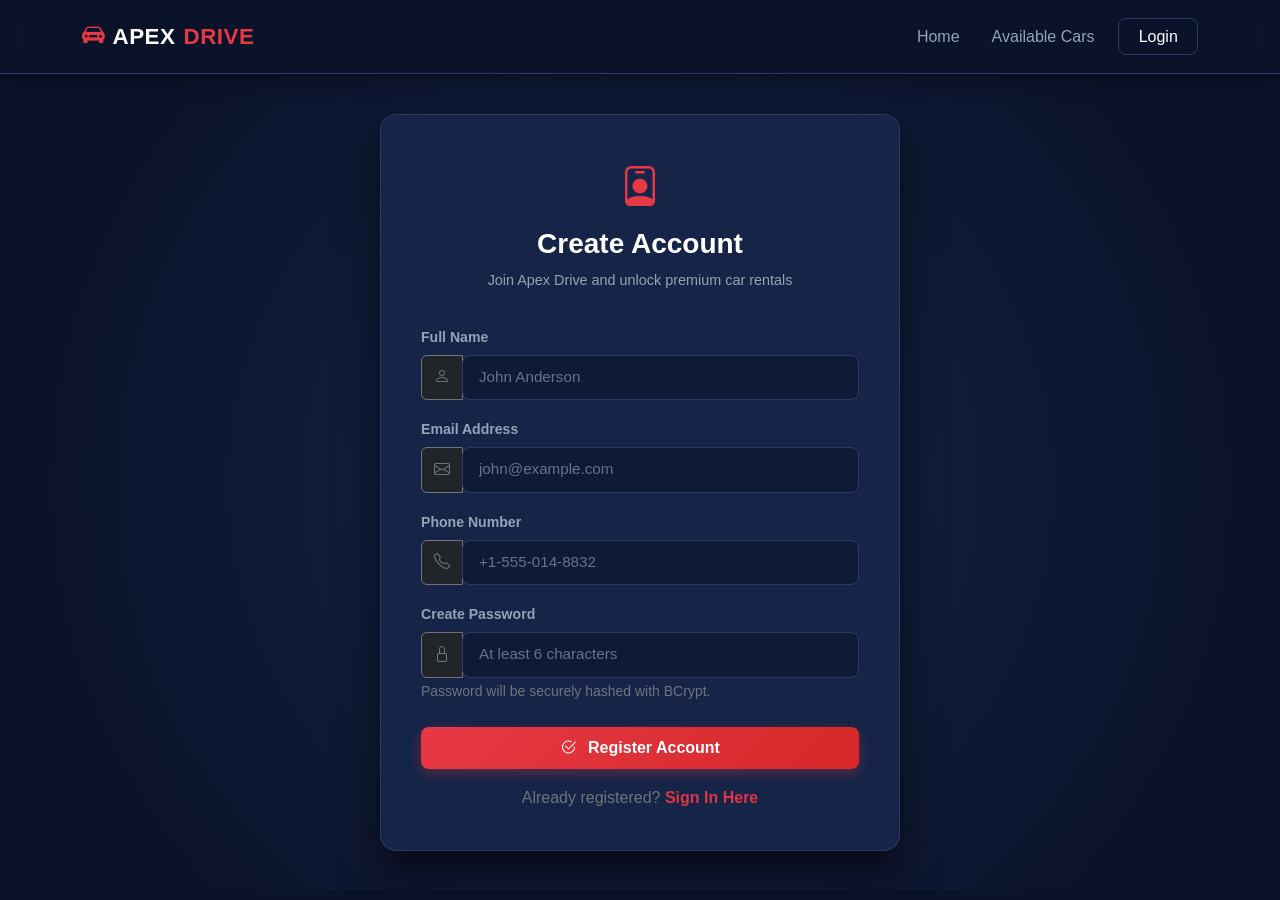
<file: src/main/resources/static/register.html>
<!DOCTYPE html>
<html lang="en">
<head>
    <meta charset="UTF-8">
    <meta name="viewport" content="width=device-width, initial-scale=1.0">
    <title>Register | Car Rental Management System</title>
    <!-- Bootstrap 5 CSS -->
    <link href="https://cdn.jsdelivr.net/npm/bootstrap@5.3.3/dist/css/bootstrap.min.css" rel="stylesheet">
    <!-- Bootstrap Icons -->
    <link rel="stylesheet" href="https://cdn.jsdelivr.net/npm/bootstrap-icons@1.11.3/font/bootstrap-icons.min.css">
    <!-- Custom Automotive CSS -->
    <link rel="stylesheet" href="css/style.css">
</head>
<body>

    <!-- NAVBAR -->
    <nav class="navbar navbar-expand-lg navbar-custom">
        <div class="container">
            <a class="navbar-brand" href="index.html">
                <i class="bi bi-car-front-fill brand-red"></i> APEX <span class="brand-red">DRIVE</span>
            </a>
            <button class="navbar-toggler text-white border-0" type="button" data-bs-toggle="collapse" data-bs-target="#navMain">
                <i class="bi bi-list fs-2"></i>
            </button>
            <div class="collapse navbar-collapse" id="navMain">
                <ul class="navbar-nav ms-auto align-items-lg-center" id="navbar-auth-links">
                    <li class="nav-item"><a class="nav-link" href="index.html">Home</a></li>
                    <li class="nav-item"><a class="nav-link" href="cars.html">Available Cars</a></li>
                    <li class="nav-item ms-lg-2"><a class="btn-outline-custom" href="login.html">Login</a></li>
                </ul>
            </div>
        </div>
    </nav>

    <!-- REGISTER MAIN -->
    <div class="auth-wrapper">
        <div class="auth-card" style="max-width: 520px;">
            <div class="auth-header">
                <div class="auth-icon">
                    <i class="bi bi-person-badge"></i>
                </div>
                <h2 class="auth-title">Create Account</h2>
                <p class="auth-subtitle">Join Apex Drive and unlock premium car rentals</p>
            </div>

            <div id="alert-container"></div>

            <form id="registerForm">
                <div class="mb-3">
                    <label for="name" class="form-label">Full Name</label>
                    <div class="input-group">
                        <span class="input-group-text bg-dark border-secondary text-secondary"><i class="bi bi-person"></i></span>
                        <input type="text" class="form-control" id="name" placeholder="John Anderson" required minlength="2" maxlength="50">
                    </div>
                </div>

                <div class="mb-3">
                    <label for="email" class="form-label">Email Address</label>
                    <div class="input-group">
                        <span class="input-group-text bg-dark border-secondary text-secondary"><i class="bi bi-envelope"></i></span>
                        <input type="email" class="form-control" id="email" placeholder="john@example.com" required>
                    </div>
                </div>

                <div class="mb-3">
                    <label for="phone" class="form-label">Phone Number</label>
                    <div class="input-group">
                        <span class="input-group-text bg-dark border-secondary text-secondary"><i class="bi bi-telephone"></i></span>
                        <input type="tel" class="form-control" id="phone" placeholder="+1-555-014-8832" required minlength="10" maxlength="15">
                    </div>
                </div>

                <div class="mb-4">
                    <label for="password" class="form-label">Create Password</label>
                    <div class="input-group">
                        <span class="input-group-text bg-dark border-secondary text-secondary"><i class="bi bi-lock"></i></span>
                        <input type="password" class="form-control" id="password" placeholder="At least 6 characters" required minlength="6">
                    </div>
                    <small class="text-secondary">Password will be securely hashed with BCrypt.</small>
                </div>

                <button type="submit" class="btn-red w-100 py-2 mb-3" id="submitBtn">
                    <i class="bi bi-check2-circle me-1"></i> Register Account
                </button>
            </form>

            <div class="text-center text-secondary">
                Already registered? <a href="login.html" class="text-danger fw-bold text-decoration-none">Sign In Here</a>
            </div>
        </div>
    </div>

    <!-- Bootstrap 5 JS -->
    <script src="https://cdn.jsdelivr.net/npm/bootstrap@5.3.3/dist/js/bootstrap.bundle.min.js"></script>
    <script src="js/app.js"></script>
    <script>
        document.addEventListener('DOMContentLoaded', () => {
            document.getElementById('registerForm').addEventListener('submit', async (e) => {
                e.preventDefault();
                const name = document.getElementById('name').value.trim();
                const email = document.getElementById('email').value.trim();
                const phone = document.getElementById('phone').value.trim();
                const password = document.getElementById('password').value;
                const submitBtn = document.getElementById('submitBtn');

                if (password.length < 6) {
                    showAlert('Password must contain at least 6 characters.');
                    return;
                }

                submitBtn.disabled = true;
                submitBtn.innerHTML = '<span class="spinner-border spinner-border-sm me-2"></span>Creating account...';

                try {
                    const res = await fetch(`${API_BASE}/auth/register`, {
                        method: 'POST',
                        headers: { 'Content-Type': 'application/json' },
                        body: JSON.stringify({ name, email, phone, password })
                    });
                    const result = await res.json();

                    if (result.success && result.data) {
                        showAlert('Registration successful! Redirecting to dashboard...', 'success');
                        setTimeout(() => {
                            window.location.href = 'dashboard.html';
                        }, 1000);
                    } else {
                        showAlert(result.message || 'Registration failed');
                        submitBtn.disabled = false;
                        submitBtn.innerHTML = '<i class="bi bi-check2-circle me-1"></i> Register Account';
                    }
                } catch (err) {
                    console.error(err);
                    showAlert('Network error occurred. Please try again.');
                    submitBtn.disabled = false;
                    submitBtn.innerHTML = '<i class="bi bi-check2-circle me-1"></i> Register Account';
                }
            });
        });
    </script>
</body>
</html>
</file>
<file: src/main/resources/static/css/style.css>
/* ====================================================================
   CAR RENTAL MANAGEMENT SYSTEM - PREMIUM AUTOMOTIVE STYLING
   Palette: Dark Navy (#0B132B, #1C2541), Pure White, Crimson Red (#E63946)
   ==================================================================== */

:root {
    --bg-primary: #0b132b;
    --bg-secondary: #1c2541;
    --bg-card: #162447;
    --bg-card-hover: #1f305e;
    --accent-red: #e63946;
    --accent-red-hover: #d62828;
    --accent-red-glow: rgba(230, 57, 70, 0.35);
    --accent-blue: #3a86ff;
    --text-primary: #ffffff;
    --text-secondary: #94a3b8;
    --text-muted: #64748b;
    --border-color: #2a3b63;
    --card-border: 1px solid rgba(255, 255, 255, 0.08);
    --badge-available: #10b981;
    --badge-rented: #f59e0b;
    --radius-sm: 8px;
    --radius-md: 12px;
    --radius-lg: 16px;
    --shadow-main: 0 10px 25px -5px rgba(0, 0, 0, 0.5), 0 8px 10px -6px rgba(0, 0, 0, 0.5);
    --shadow-glow: 0 0 20px rgba(230, 57, 70, 0.25);
    --transition: all 0.25s ease-in-out;
}

* {
    box-sizing: border-box;
    margin: 0;
    padding: 0;
}

body {
    font-family: -apple-system, BlinkMacSystemFont, "Segoe UI", Roboto, "Helvetica Neue", Arial, sans-serif;
    background-color: var(--bg-primary);
    color: var(--text-primary);
    min-height: 100vh;
    display: flex;
    flex-direction: column;
    line-height: 1.6;
}

/* NAVBAR */
.navbar-custom {
    background: rgba(11, 19, 43, 0.95);
    backdrop-filter: blur(10px);
    border-bottom: 1px solid var(--border-color);
    padding: 0.85rem 1.5rem;
    position: sticky;
    top: 0;
    z-index: 1030;
    box-shadow: 0 4px 20px rgba(0,0,0,0.4);
}

.navbar-brand {
    font-size: 1.4rem;
    font-weight: 800;
    letter-spacing: 0.5px;
    color: var(--text-primary) !important;
    display: flex;
    align-items: center;
    gap: 0.5rem;
}

.navbar-brand .brand-red {
    color: var(--accent-red);
}

.nav-link {
    color: var(--text-secondary) !important;
    font-weight: 500;
    padding: 0.5rem 1rem !important;
    border-radius: var(--radius-sm);
    transition: var(--transition);
}

.nav-link:hover, .nav-link.active {
    color: var(--text-primary) !important;
    background: rgba(255, 255, 255, 0.06);
}

.nav-link.active {
    color: var(--accent-red) !important;
    font-weight: 600;
}

/* BUTTONS */
.btn-red {
    background: linear-gradient(135deg, var(--accent-red), #d62828);
    color: #ffffff;
    border: none;
    font-weight: 600;
    padding: 0.6rem 1.4rem;
    border-radius: var(--radius-sm);
    box-shadow: 0 4px 12px var(--accent-red-glow);
    transition: var(--transition);
    display: inline-flex;
    align-items: center;
    justify-content: center;
    gap: 0.5rem;
    text-decoration: none;
}

.btn-red:hover {
    background: linear-gradient(135deg, #ff4d6d, var(--accent-red));
    color: #ffffff;
    box-shadow: 0 6px 18px rgba(230, 57, 70, 0.5);
    transform: translateY(-1px);
}

.btn-outline-custom {
    background: transparent;
    border: 1px solid var(--border-color);
    color: var(--text-primary);
    font-weight: 500;
    padding: 0.55rem 1.2rem;
    border-radius: var(--radius-sm);
    transition: var(--transition);
    text-decoration: none;
}

.btn-outline-custom:hover {
    border-color: var(--accent-red);
    color: var(--accent-red);
    background: rgba(230, 57, 70, 0.08);
}

.btn-outline-red {
    background: transparent;
    border: 1px solid var(--accent-red);
    color: var(--accent-red);
    font-weight: 600;
    padding: 0.55rem 1.2rem;
    border-radius: var(--radius-sm);
    transition: var(--transition);
}

.btn-outline-red:hover {
    background: var(--accent-red);
    color: #ffffff;
    box-shadow: var(--shadow-glow);
}

/* HERO SECTION */
.hero-section {
    background: linear-gradient(180deg, rgba(11, 19, 43, 0.7) 0%, rgba(11, 19, 43, 0.95) 100%), 
                url('https://images.unsplash.com/photo-1503376780353-7e6692767b70?auto=format&fit=crop&w=1920&q=80') center/cover no-repeat;
    padding: 5rem 1.5rem 4rem;
    position: relative;
    border-bottom: 1px solid var(--border-color);
}

.hero-badge {
    display: inline-block;
    background: rgba(230, 57, 70, 0.15);
    border: 1px solid var(--accent-red);
    color: var(--accent-red);
    padding: 0.35rem 1rem;
    border-radius: 50px;
    font-size: 0.85rem;
    font-weight: 600;
    text-transform: uppercase;
    letter-spacing: 1px;
    margin-bottom: 1rem;
}

.hero-title {
    font-size: 3rem;
    font-weight: 800;
    line-height: 1.15;
    margin-bottom: 1rem;
}

.hero-lead {
    font-size: 1.15rem;
    color: var(--text-secondary);
    max-width: 600px;
    margin-bottom: 2rem;
}

/* CARDS */
.custom-card {
    background: var(--bg-card);
    border: var(--card-border);
    border-radius: var(--radius-md);
    padding: 1.5rem;
    box-shadow: var(--shadow-main);
    transition: var(--transition);
}

.custom-card:hover {
    border-color: rgba(230, 57, 70, 0.4);
    box-shadow: 0 12px 30px rgba(0,0,0,0.6);
}

/* CAR ITEM CARD */
.car-card {
    background: var(--bg-card);
    border: var(--card-border);
    border-radius: var(--radius-md);
    overflow: hidden;
    box-shadow: var(--shadow-main);
    transition: var(--transition);
    display: flex;
    flex-direction: column;
    height: 100%;
}

.car-card:hover {
    transform: translateY(-4px);
    border-color: rgba(230, 57, 70, 0.5);
    box-shadow: 0 16px 32px rgba(0,0,0,0.6), 0 0 15px rgba(230, 57, 70, 0.15);
}

.car-img-wrapper {
    position: relative;
    height: 200px;
    background: #0f172a;
    overflow: hidden;
}

.car-img {
    width: 100%;
    height: 100%;
    object-fit: cover;
    transition: transform 0.4s ease;
}

.car-card:hover .car-img {
    transform: scale(1.05);
}

.category-tag {
    position: absolute;
    top: 12px;
    left: 12px;
    background: rgba(11, 19, 43, 0.85);
    backdrop-filter: blur(4px);
    color: #ffffff;
    font-size: 0.75rem;
    font-weight: 700;
    padding: 0.3rem 0.75rem;
    border-radius: 50px;
    border: 1px solid var(--border-color);
    letter-spacing: 0.5px;
}

.availability-badge {
    position: absolute;
    top: 12px;
    right: 12px;
    font-size: 0.75rem;
    font-weight: 700;
    padding: 0.3rem 0.75rem;
    border-radius: 50px;
    box-shadow: 0 2px 8px rgba(0,0,0,0.3);
}

.badge-avail {
    background: rgba(16, 185, 129, 0.9);
    color: #ffffff;
}

.badge-busy {
    background: rgba(239, 68, 68, 0.9);
    color: #ffffff;
}

.car-body {
    padding: 1.25rem;
    flex-grow: 1;
    display: flex;
    flex-direction: column;
}

.car-brand {
    font-size: 0.8rem;
    font-weight: 600;
    text-transform: uppercase;
    color: var(--accent-red);
    letter-spacing: 1px;
}

.car-title {
    font-size: 1.25rem;
    font-weight: 700;
    margin-bottom: 0.75rem;
    color: var(--text-primary);
}

.car-specs {
    display: flex;
    flex-wrap: wrap;
    gap: 0.5rem;
    margin-bottom: 1.2rem;
    padding-bottom: 1rem;
    border-bottom: 1px solid rgba(255, 255, 255, 0.06);
}

.spec-pill {
    background: rgba(255, 255, 255, 0.05);
    padding: 0.25rem 0.65rem;
    border-radius: 6px;
    font-size: 0.8rem;
    color: var(--text-secondary);
    display: flex;
    align-items: center;
    gap: 0.35rem;
}

.car-footer {
    margin-top: auto;
    display: flex;
    justify-content: space-between;
    align-items: center;
}

.car-price {
    font-size: 1.35rem;
    font-weight: 800;
    color: #ffffff;
}

.car-price span {
    font-size: 0.8rem;
    font-weight: 400;
    color: var(--text-secondary);
}

/* FILTER TABS */
.filter-btn-group {
    display: flex;
    flex-wrap: wrap;
    gap: 0.5rem;
    margin-bottom: 1.5rem;
}

.filter-btn {
    background: var(--bg-card);
    border: 1px solid var(--border-color);
    color: var(--text-secondary);
    padding: 0.55rem 1.2rem;
    border-radius: 50px;
    font-weight: 600;
    font-size: 0.9rem;
    transition: var(--transition);
    cursor: pointer;
}

.filter-btn:hover {
    border-color: var(--accent-red);
    color: var(--text-primary);
}

.filter-btn.active {
    background: var(--accent-red);
    color: #ffffff;
    border-color: var(--accent-red);
    box-shadow: 0 4px 12px var(--accent-red-glow);
}

/* FORMS & INPUTS */
.form-label {
    font-size: 0.88rem;
    font-weight: 600;
    color: var(--text-secondary);
    margin-bottom: 0.4rem;
}

.form-control, .form-select {
    background-color: #0f1a36 !important;
    border: 1px solid var(--border-color) !important;
    color: #ffffff !important;
    padding: 0.65rem 1rem !important;
    border-radius: var(--radius-sm) !important;
    font-size: 0.95rem;
    transition: var(--transition);
}

.form-control:focus, .form-select:focus {
    border-color: var(--accent-red) !important;
    box-shadow: 0 0 0 3px rgba(230, 57, 70, 0.25) !important;
    outline: none;
}

.form-control::placeholder {
    color: var(--text-muted);
}

/* AUTH PAGES */
.auth-wrapper {
    min-height: calc(100vh - 160px);
    display: flex;
    align-items: center;
    justify-content: center;
    padding: 2.5rem 1rem;
    background: radial-gradient(circle at center, #162447 0%, #0b132b 80%);
}

.auth-card {
    background: var(--bg-card);
    border: 1px solid rgba(255, 255, 255, 0.1);
    border-radius: var(--radius-lg);
    padding: 2.5rem;
    width: 100%;
    max-width: 480px;
    box-shadow: 0 20px 40px rgba(0, 0, 0, 0.6);
}

.auth-header {
    text-align: center;
    margin-bottom: 2rem;
}

.auth-header .auth-icon {
    font-size: 2.5rem;
    color: var(--accent-red);
    margin-bottom: 0.5rem;
}

.auth-title {
    font-size: 1.75rem;
    font-weight: 800;
    color: #ffffff;
}

.auth-subtitle {
    color: var(--text-secondary);
    font-size: 0.9rem;
}

/* DASHBOARD TILES */
.stat-card {
    background: var(--bg-card);
    border: var(--card-border);
    border-radius: var(--radius-md);
    padding: 1.5rem;
    display: flex;
    align-items: center;
    justify-content: space-between;
    transition: var(--transition);
}

.stat-card:hover {
    transform: translateY(-3px);
    border-color: rgba(230, 57, 70, 0.4);
}

.stat-icon {
    width: 52px;
    height: 52px;
    border-radius: var(--radius-sm);
    display: flex;
    align-items: center;
    justify-content: center;
    font-size: 1.5rem;
    background: rgba(230, 57, 70, 0.15);
    color: var(--accent-red);
}

.stat-value {
    font-size: 2rem;
    font-weight: 800;
    color: #ffffff;
    line-height: 1.2;
}

.stat-label {
    font-size: 0.85rem;
    color: var(--text-secondary);
    font-weight: 500;
}

/* TABLES */
.custom-table {
    width: 100%;
    border-collapse: separate;
    border-spacing: 0;
    background: var(--bg-card);
    border-radius: var(--radius-md);
    overflow: hidden;
    border: var(--card-border);
}

.custom-table th {
    background: #111e3b;
    color: var(--text-secondary);
    font-weight: 600;
    font-size: 0.85rem;
    text-transform: uppercase;
    letter-spacing: 0.5px;
    padding: 1rem 1.2rem;
    border-bottom: 1px solid var(--border-color);
}

.custom-table td {
    padding: 1rem 1.2rem;
    border-bottom: 1px solid rgba(255, 255, 255, 0.04);
    color: var(--text-primary);
    font-size: 0.92rem;
    vertical-align: middle;
}

.custom-table tr:hover td {
    background: rgba(255, 255, 255, 0.02);
}

/* BADGES */
.status-badge {
    padding: 0.35rem 0.85rem;
    border-radius: 50px;
    font-size: 0.78rem;
    font-weight: 700;
    display: inline-flex;
    align-items: center;
    gap: 0.35rem;
}

.status-confirmed {
    background: rgba(59, 130, 246, 0.2);
    color: #60a5fa;
    border: 1px solid rgba(59, 130, 246, 0.4);
}

.status-completed {
    background: rgba(16, 185, 129, 0.2);
    color: #34d399;
    border: 1px solid rgba(16, 185, 129, 0.4);
}

.status-cancelled {
    background: rgba(239, 68, 68, 0.2);
    color: #f87171;
    border: 1px solid rgba(239, 68, 68, 0.4);
}

/* MODAL STYLES */
.modal-content {
    background: var(--bg-card) !important;
    border: 1px solid var(--border-color) !important;
    border-radius: var(--radius-lg) !important;
    box-shadow: 0 25px 50px -12px rgba(0, 0, 0, 0.8) !important;
    color: #ffffff !important;
}

.modal-header {
    border-bottom: 1px solid var(--border-color) !important;
    padding: 1.25rem 1.5rem !important;
}

.modal-footer {
    border-top: 1px solid var(--border-color) !important;
    padding: 1.25rem 1.5rem !important;
}

.btn-close {
    filter: invert(1);
}

/* FOOTER */
.footer-custom {
    margin-top: auto;
    background: #070d1e;
    border-top: 1px solid var(--border-color);
    padding: 2rem 1.5rem;
    font-size: 0.88rem;
    color: var(--text-secondary);
}

/* ALERT NOTIFICATIONS */
.custom-alert {
    border-radius: var(--radius-sm);
    padding: 0.85rem 1.2rem;
    margin-bottom: 1.2rem;
    display: flex;
    align-items: center;
    gap: 0.75rem;
    font-size: 0.92rem;
}

.custom-alert-danger {
    background: rgba(230, 57, 70, 0.15);
    border: 1px solid var(--accent-red);
    color: #ff8591;
}

.custom-alert-success {
    background: rgba(16, 185, 129, 0.15);
    border: 1px solid #10b981;
    color: #6ee7b7;
}

/* RESPONSIVENESS */
@media (max-width: 768px) {
    .hero-title {
        font-size: 2.2rem;
    }
    .auth-card {
        padding: 1.5rem;
    }
    .custom-table {
        display: block;
        overflow-x: auto;
    }
}
</file>
